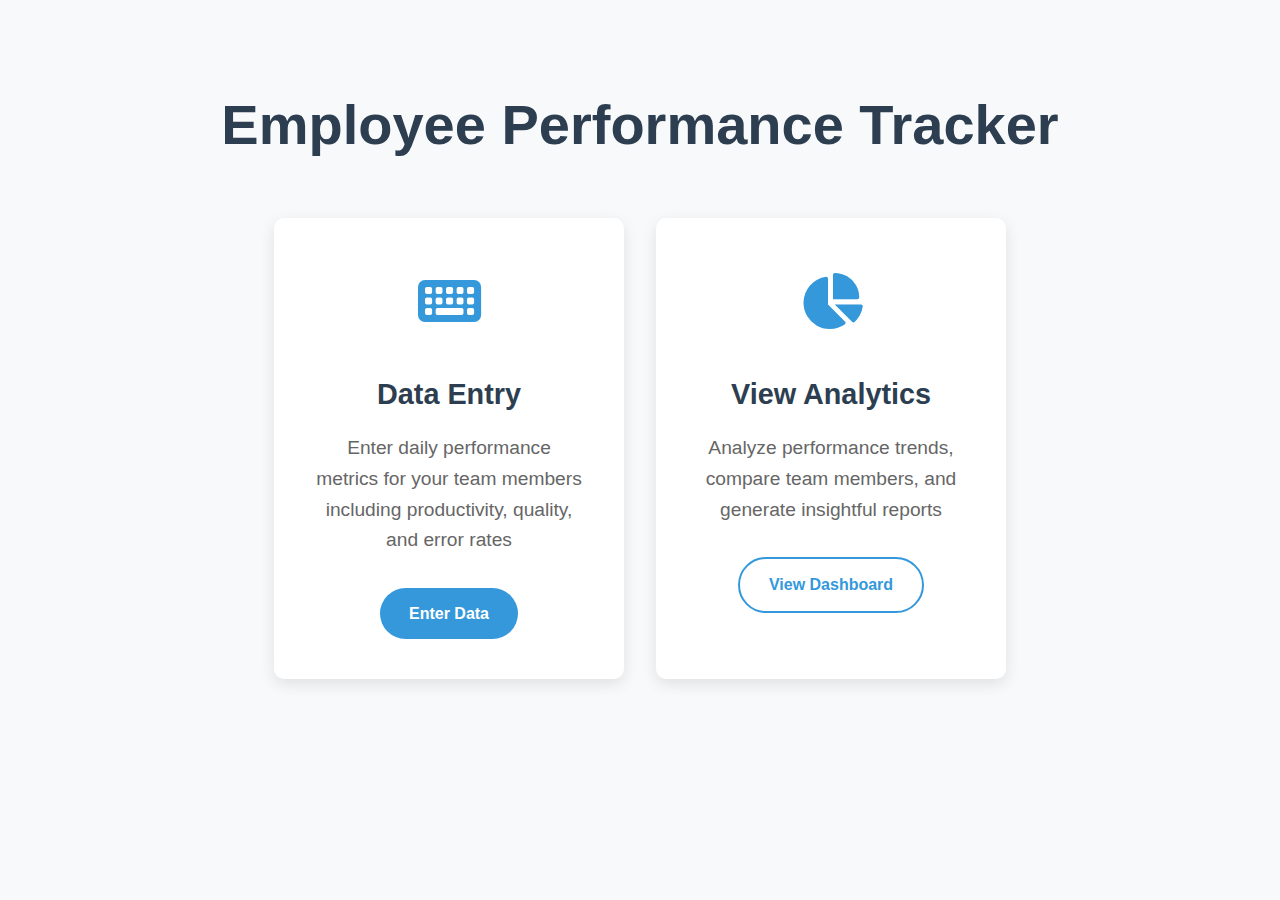
<file: index.html>
<!DOCTYPE html>
<html lang="en">

<head>
    <meta charset="UTF-8">
    <meta name="viewport" content="width=device-width, initial-scale=1.0">
    <title>PerformanceTrack | Employee Performance Tool</title>
    <link rel="stylesheet" href="https://cdnjs.cloudflare.com/ajax/libs/font-awesome/6.4.0/css/all.min.css">
    <style>
        :root {
            --primary: #3498db;
            --secondary: #2980b9;
            --dark: #2c3e50;
            --light: #ecf0f1;
            --success: #2ecc71;
            --danger: #e74c3c;
        }

        * {
            margin: 0;
            padding: 0;
            box-sizing: border-box;
            font-family: 'Segoe UI', Tahoma, Geneva, Verdana, sans-serif;
        }

        body {
            background-color: #f8f9fa;
            color: #333;
            line-height: 1.6;
        }

        header {
            background: linear-gradient(135deg, var(--primary), var(--secondary));
            color: white;
            padding: 1rem 0;
            box-shadow: 0 4px 12px rgba(0, 0, 0, 0.1);
        }

        .container {
            max-width: 1200px;
            margin: 0 auto;
            padding: 0 20px;
        }

        nav {
            display: flex;
            justify-content: space-between;
            align-items: center;
            padding: 1rem 0;
        }

        .logo {
            font-size: 1.8rem;
            font-weight: 700;
            display: flex;
            align-items: center;
        }

        .logo i {
            margin-right: 10px;
        }

        .hero {
            padding: 5rem 0;
            text-align: center;
        }

        .hero h1 {
            font-size: 3.5rem;
            margin-bottom: 1.5rem;
            color: var(--dark);
        }

        .hero p {
            font-size: 1.2rem;
            max-width: 700px;
            margin: 0 auto 2rem;
            color: #555;
        }

        .entry-options {
            display: flex;
            justify-content: center;
            gap: 2rem;
            margin-top: 3rem;
            flex-wrap: wrap;
        }

        .entry-card {
            background: white;
            border-radius: 10px;
            padding: 2.5rem;
            width: 350px;
            box-shadow: 0 5px 15px rgba(0, 0, 0, 0.1);
            transition: all 0.3s;
            text-align: center;
        }

        .entry-card:hover {
            transform: translateY(-10px);
            box-shadow: 0 15px 30px rgba(0, 0, 0, 0.2);
        }

        .entry-icon {
            font-size: 3.5rem;
            color: var(--primary);
            margin-bottom: 1.5rem;
        }

        .entry-card h2 {
            font-size: 1.8rem;
            margin-bottom: 1rem;
            color: var(--dark);
        }

        .entry-card p {
            color: #666;
            margin-bottom: 2rem;
        }

        .btn {
            display: inline-block;
            padding: 0.8rem 1.8rem;
            border-radius: 30px;
            font-weight: 600;
            text-decoration: none;
            transition: all 0.3s;
        }

        .btn-primary {
            background: var(--primary);
            color: white;
        }

        .btn-primary:hover {
            background: var(--secondary);
            transform: translateY(-3px);
            box-shadow: 0 10px 20px rgba(0, 0, 0, 0.1);
        }

        .btn-outline {
            background: transparent;
            color: var(--primary);
            border: 2px solid var(--primary);
        }

        .btn-outline:hover {
            background: var(--primary);
            color: white;
        }

        .features {
            padding: 5rem 0;
            background: white;
        }

        .section-title {
            text-align: center;
            margin-bottom: 3rem;
        }

        .section-title h2 {
            font-size: 2.5rem;
            color: var(--dark);
            margin-bottom: 1rem;
        }

        .section-title p {
            color: #777;
            max-width: 700px;
            margin: 0 auto;
        }

        footer {
            background: var(--dark);
            color: white;
            padding: 2rem 0;
            text-align: center;
        }

        .footer-links {
            display: flex;
            justify-content: center;
            gap: 2rem;
            margin-bottom: 1.5rem;
        }

        .footer-links a {
            color: white;
            text-decoration: none;
        }

        .footer-links a:hover {
            text-decoration: underline;
        }

        .copyright {
            color: #bbb;
            font-size: 0.9rem;
        }

        @media (max-width: 768px) {
            .hero h1 {
                font-size: 2.5rem;
            }

            .hero p {
                font-size: 1rem;
            }

            .entry-options {
                flex-direction: column;
                align-items: center;
            }

            .entry-card {
                width: 100%;
                max-width: 350px;
            }
        }
    </style>
</head>

<body>
    <!-- <header>
        <div class="container">
            <nav>
                <div class="logo">
                    <i class="fas fa-chart-line"></i>
                    <span>PerformanceTrack</span>
                </div>
            </nav>
        </div>
    </header> -->

    <section class="hero">
        <div class="container">
            <h1>Employee Performance Tracker</h1>
            <!-- <p>Streamline your team's performance tracking with our easy-to-use tools for data entry and analytics</p> -->

            <div class="entry-options">
                <div class="entry-card">
                    <div class="entry-icon">
                        <i class="fas fa-keyboard"></i>
                    </div>
                    <h2>Data Entry</h2>
                    <p>Enter daily performance metrics for your team members including productivity, quality, and error
                        rates</p>
                    <a href="data-entry.html" class="btn btn-primary">Enter Data</a>
                </div>

                <div class="entry-card">
                    <div class="entry-icon">
                        <i class="fas fa-chart-pie"></i>
                    </div>
                    <h2>View Analytics</h2>
                    <p>Analyze performance trends, compare team members, and generate insightful reports</p>
                    <a href="dashboard.html" class="btn btn-outline">View Dashboard</a>
                </div>
            </div>
        </div>
    </section>

    <!-- <section class="features">
        <div class="container">
            <div class="section-title">
                <h2>Why Use PerformanceTrack?</h2>
                <p>Our tool helps managers and HR professionals make data-driven decisions about team performance</p>
            </div>

            <div class="entry-options">
                <div class="entry-card">
                    <div class="entry-icon">
                        <i class="fas fa-stopwatch"></i>
                    </div>
                    <h2>Time Saving</h2>
                    <p>Reduce manual tracking and automatic calculations save hours each week</p>
                </div>

                <div class="entry-card">
                    <div class="entry-icon">
                        <i class="fas fa-bullseye"></i>
                    </div>
                    <h2>Accurate Insights</h2>
                    <p>Our algorithms provide precise performance metrics and identify areas for improvement</p>
                </div>

                <div class="entry-card">
                    <div class="entry-icon">
                        <i class="fas fa-mobile-alt"></i>
                    </div>
                    <h2>Access Anywhere</h2>
                    <p>Works on all devices - desktop, tablet, and mobile for on-the-go tracking</p>
                </div>
            </div>
        </div>
    </section> -->

    <!-- <footer>
        <div class="container">
            <div class="footer-links">
                <a href="#">Privacy Policy</a>
                <a href="#">Terms of Service</a>
                <a href="#">Contact Us</a>
            </div>
            <p class="copyright">© 2023 PerformanceTrack. All rights reserved.</p>
        </div>
    </footer> -->
</body>

</html>
</file>
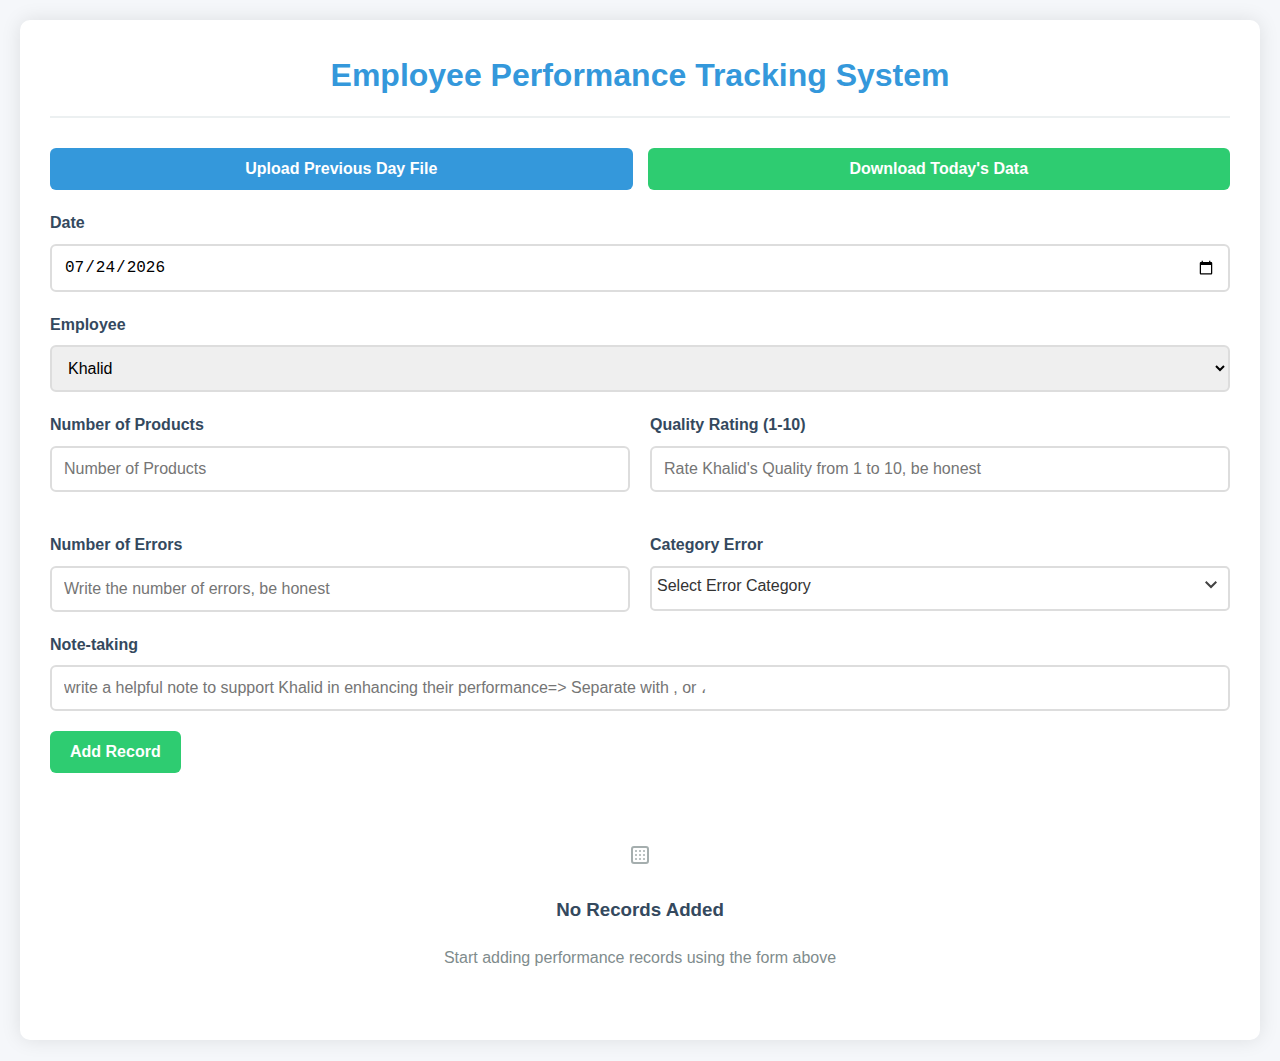
<file: data-entry.html>
<!DOCTYPE html>
<html lang="en" dir="ltr">

<head>
    <meta charset="UTF-8">
    <meta name="viewport" content="width=device-width, initial-scale=1.0">
    <link rel="stylesheet" type="text/css" href="./css/data-entry.css" />
    <title>Employee Performance Tracking System</title>
</head>

<body>
    <div class="container">
        <div>
            <h1>Employee Performance Tracking System</h1>

            <div class="flex-row">
                <button class="btn-primary" onclick="document.getElementById('fileInput').click()">
                    <span>Upload Previous Day File</span>
                </button>
                <input type="file" id="fileInput" accept=".json" onchange="handleFileUpload(this.files)" />
                <button class="btn-success" onclick="downloadJSON()">
                    <span>Download Today's Data</span>
                </button>
            </div>

            <div class="form-group">
                <label>Date</label>
                <input type="date" id="date" />
            </div>

            <div class="form-group">
                <label>Employee</label>
                <select id="member">
                    <option value="Khalid">Khalid</option>
                    <option value="Sherif">Sherif</option>
                    <option value="Gohary">Gohary</option>
                    <option value="Lamees">Lamees</option>
                    <option value="Shreen">Shreen</option>
                </select>
            </div>

            <div>
                <div class="grid col-2 gap-20">
                    <div class="form-group">
                        <label>Number of Products</label>
                        <input type="number" id="products" min="0" placeholder="Number of Products" />
                    </div>
                    <div class="form-group">
                        <label>Quality Rating (1-10)</label>
                        <input type="number" id="quality" min="1" max="10"
                            placeholder="Rate Khalid's Quality from 1 to 10, be honest " />
                    </div>
                    <div class="form-group">
                        <label>Number of Errors</label>
                        <input type="number" id="errors" min="0" placeholder="Write the number of errors, be honest" />
                    </div>
                    <!-- <div class="form-group">
                                    
                                    <label>Add Notes</label>
                                    <div>
                                        <label class="switch">
                                            <input type="checkbox">
                                            <span class="slider"></span>
                                        </label>
                                    </div>
                                </div> -->
                    <div class="form-group checkbox-parent error-category-parent" id="errorCategory">
                        <label>Category Error</label>
                        <span class="error-category">
                            <span>Select Error Category</span>
                            <span>
                                <svg xmlns="http://www.w3.org/2000/svg" height="24px" viewBox="0 -960 960 960"
                                    width="24px" fill="#434343">
                                    <path d="M480-344 240-584l56-56 184 184 184-184 56 56-240 240Z" />
                                </svg>
                            </span>
                        </span>
                        <!-- 
                        
                        <select id="errorCategory">
                            <option value="null">Chose Error Type</option>
                            <option value="category">Category</option>
                            <option value="brand">Brand</option>
                            <option value="models">Models</option>
                            <option value="spaces">Spaces</option>
                            <option value="tool-problim">Tool Problim</option>
                            <option value="spelling-errors">Spelling errors</option>
                            <option value="Incomplete-data">Incomplete data</option>
                        </select>
                        -->

                        <div class="error-options" id="errorOptions">
                            <div style="display: flex; justify-content: flex-start; gap: 10px;" class="checkbox-option">
                                <input type="checkbox" id="vehicle1" name="errors-type" value="Category"
                                    style="width: auto;">
                                <label for="vehicle1">Category</label>
                            </div>
                            <div style="display: flex; justify-content: flex-start; gap: 10px;" class="checkbox-option">
                                <input type="checkbox" id="vehicle2" name="errors-type" value="Brand"
                                    style="width: auto;">
                                <label for="vehicle2">Brand</label>
                            </div>
                            <div style="display: flex; justify-content: flex-start; gap: 10px;" class="checkbox-option">
                                <input type="checkbox" id="vehicle3" name="errors-type" value="Models"
                                    style="width: auto;">
                                <label for="vehicle3">Models</label>
                            </div>
                            <div style="display: flex; justify-content: flex-start; gap: 10px;" class="checkbox-option">
                                <input type="checkbox" id="vehicle4" name="errors-type" value="Spaces"
                                    style="width: auto;">
                                <label for="vehicle4">Spaces</label>
                            </div>
                            <div style="display: flex; justify-content: flex-start; gap: 10px;" class="checkbox-option">
                                <input type="checkbox" id="vehicle5" name="errors-type" value="Tool problem"
                                    style="width: auto;">
                                <label for="vehicle5">Tool Problem</label>
                            </div>
                            <div style="display: flex; justify-content: flex-start; gap: 10px;" class="checkbox-option">
                                <input type="checkbox" id="vehicle6" name="errors-type" value="spelling errors"
                                    style="width: auto;">
                                <label for="vehicle6">Spelling errors</label>
                            </div>
                            <div style="display: flex; justify-content: flex-start; gap: 10px;" class="checkbox-option">
                                <input type="checkbox" id="vehicle7" name="errors-type" value="Incomplete data"
                                    style="width: auto;">
                                <label for="vehicle7">Incomplete data</label>
                            </div>
                            <div style="display: flex; justify-content: flex-start; gap: 10px;" class="checkbox-option">
                                <input type="checkbox" id="vehicle8" name="errors-type"
                                    value="The tool has not been used" style="width: auto;">
                                <label for="vehicle8">The tool has not been used</label>
                            </div>
                        </div>
                    </div>

                </div>
                <div class="form-group">
                    <label>Note-taking</label>
                    <input type="text" id="note"
                        placeholder="write a helpful note to support Khalid in enhancing their performance=> Separate with , or ،" />
                </div>
            </div>

            <button class="btn-success" id="addButton" onclick="addRecord()">
                <span>Add Record</span>
            </button>
        </div>

        <div class="records-container" id="output">
            <div class="empty-state">
                <img src="[data-uri]"
                    alt="No data">
                <h3>No Records Added</h3>
                <p>Start adding performance records using the form above</p>
            </div>
        </div>
    </div>

    <div class="overlay" id="overlay-deletion">
        <div class="overlay-content">
            <h2>Confirm Deletion</h2>
            <p>Are you sure you want to delete this record?</p>
            <button class="btn-danger" id="confirmDelete">Delete</button>
            <button class="btn-secondary" id="cancelDelete">Cancel</button>
        </div>
    </div>
    <div class="overlay" id="overlay-edit">
        <div class="overlay-content">
            <h2>Confirm Edit</h2>
            <p>Are you sure you want to Edit this record?</p>
            <button class="btn-warning" id="confirmEdit">Edit</button>
            <button class="btn-secondary" id="cancelEdit">Cancel</button>
        </div>
    </div>
    <div class="overlay" id="overlay-upload">
        <div class="overlay-content">
            <h2>Confirm Upload</h2>
            <p>Are you sure you want to upload this file?</p>
            <button class="btn-warning" id="confirmUpload">Upload</button>
            <button class="btn-secondary" id="cancelUpload">Cancel</button>
        </div>
    </div>
    <div class="overlay" id="overlay-download">
        <div class="overlay-content">
            <h2>Confirm Download</h2>
            <p>Are you sure you want to download this file?</p>
            <button class="btn-success" id="confirmDownload">Download</button>
            <button class="btn-secondary" id="cancelDownload">Cancel</button>
        </div>
    </div>


    <script src="./js/data-entry.js"></script>
</body>

</html>
</file>
<file: css/data-entry.css>
:root {
  --primary-color: #3498db;
  --secondary-color: #2980b9;
  --success-color: #2ecc71;
  --danger-color: #e74c3c;
  --warning-color: #f39c12;
  --light-color: #ecf0f1;
  --dark-color: #34495e;
}

* {
  box-sizing: border-box;
  margin: 0;
  padding: 0;
}

body {
  font-family: "Segoe UI", Tahoma, Geneva, Verdana, sans-serif;
  background-color: #f5f7fa;
  color: #333;
  line-height: 1.6;
  padding: 20px;
}

.container {
  max-width: 1240px;
  margin: 0 auto;
  background: white;
  border-radius: 10px;
  box-shadow: 0 0 20px rgba(0, 0, 0, 0.1);
  padding: 30px;
}

h1,
h2,
h3 {
  color: var(--dark-color);
  margin-bottom: 20px;
}

h1 {
  text-align: center;
  color: var(--primary-color);
  padding-bottom: 15px;
  border-bottom: 2px solid var(--light-color);
  margin-bottom: 30px;
}

.flex-row {
  display: flex;
  gap: 15px;
  margin-bottom: 20px;
}

.flex-row > * {
  flex: 1;
}

.form-group {
  margin-bottom: 20px;
}

label {
  display: block;
  margin-bottom: 8px;
  font-weight: 600;
  color: var(--dark-color);
}

input,
select {
  width: 100%;
  padding: 12px;
  border: 2px solid #ddd;
  border-radius: 6px;
  font-size: 16px;
  transition: border 0.3s;
}

input:focus,
select:focus {
  border-color: var(--primary-color);
  outline: none;
}

button {
  padding: 12px 20px;
  border: none;
  border-radius: 6px;
  font-size: 16px;
  font-weight: 600;
  cursor: pointer;
  transition: all 0.3s;
  display: inline-flex;
  align-items: center;
  justify-content: center;
  gap: 8px;
}

button:hover {
  transform: translateY(-2px);
  box-shadow: 0 4px 8px rgba(0, 0, 0, 0.1);
}

.btn-primary {
  background-color: var(--primary-color);
  color: white;
}

.btn-primary:hover {
  background-color: var(--secondary-color);
}

.btn-success {
  background-color: var(--success-color);
  color: white;
}

.btn-success:hover {
  background-color: #27ae60;
}

.btn-danger {
  background-color: var(--danger-color);
  color: white;
}

.btn-danger:hover {
  background-color: #c0392b;
}

.btn-warning {
  background-color: var(--warning-color);
  color: white;
}

.btn-warning:hover {
  background-color: #e67e22;
}

.records-container {
  margin-top: 30px;
}

.day-records {
  background: white;
  border-radius: 8px;
  box-shadow: 0 2px 10px rgba(0, 0, 0, 0.05);
  margin-bottom: 25px;
  overflow: hidden;
}

.day-header {
  background-color: var(--primary-color);
  color: white;
  padding: 15px 20px;
  font-size: 18px;
  font-weight: 600;
  display: flex;
  justify-content: space-between;
  align-items: center;
}

.record {
  padding: 15px 18px;
  border-bottom: 1px solid #eee;
  position: relative;
  transition: background 0.2s;
}

.record:hover {
  background-color: #f8f9fa;
}

.record:last-child {
  border-bottom: none;
}

.record-info {
  display: grid;
  grid-template-columns: repeat(auto-fill, minmax(150px, 1fr));
  gap: 15px;
}

.record-info div {
  display: flex;
  flex-direction: column;
}

.record-info span:first-child {
  font-weight: 600;
  color: var(--dark-color);
  margin-bottom: 5px;
}

.record-actions {
  position: absolute;
  right: 1px;
  top: 50%;
  display: flex;
  gap: 10px;
  transform: translatey(-50%);
}

.editing {
  background-color: #fff9e6;
  border-left: 4px solid var(--warning-color);
}

#fileInput {
  display: none;
}

.empty-state {
  text-align: center;
  padding: 40px 20px;
  color: #7f8c8d;
}

.empty-state img {
  max-width: 200px;
  margin-bottom: 20px;
  opacity: 0.7;
}

@media (max-width: 768px) {
  .flex-row {
    flex-direction: column;
  }

  .record-info {
    grid-template-columns: 1fr;
  }

  .record-actions {
    position: static;
    margin-top: 15px;
    justify-content: flex-end;
  }
}

.grid {
  display: grid;
}
.col-2 {
  grid-template-columns: repeat(2, 1fr);
}
.gap-20 {
  gap: 20px;
}

/* add note to data entry clerk  */

.switch {
  position: relative;
  display: inline-block;
  width: 60px;
  height: 34px;
}

/* Hide the default checkbox */
.switch input {
  opacity: 0;
  width: 0;
  height: 0;
}

/* Styling for the slider (the switch) */
.slider {
  position: absolute;
  cursor: pointer;
  top: 0;
  left: 0;
  right: 0;
  bottom: 0;
  background-color: #ccc;
  transition: 0.4s;
  border-radius: 50px;
}

/* The circle inside the switch */
.slider:before {
  content: "";
  position: absolute;
  height: 26px;
  width: 26px;
  border-radius: 50px;
  left: 4px;
  bottom: 4px;
  background-color: white;
  transition: 0.4s;
}

/* When the checkbox is checked, change the slider's background and the circle's position */
input:checked + .slider {
  background-color: #4caf50;
}

input:checked + .slider:before {
  transform: translateX(26px);
}

.overlay {
  position: fixed;
  top: 0;
  left: 0;
  width: 100%;
  height: 100%;
  background-color: rgba(0, 0, 0, 0.5);
  display: none;
  justify-content: center;
  align-items: center;
  z-index: 1000;
}
.overlay.active {
  display: flex;
}
.overlay-content {
  background-color: white;
  padding: 20px;
  border-radius: 10px;
  width: 80%;
  max-width: 500px;
  text-align: center;
}
.overlay-content h2 {
  margin-bottom: 20px;
}
.overlay-content p {
  margin-bottom: 20px;
}
.overlay-content button {
  background-color: var(--primary-color);
  color: white;
  padding: 10px 20px;
  border: none;
  border-radius: 5px;
  cursor: pointer;
}
.overlay-content .btn-danger {
  background-color: var(--danger-color);
  color: white;
}
.overlay-content .btn-secondary {
  background-color: var(--secondary-color);
}
.overlay-content .btn-warning {
  background-color: var(--warning-color);
}
.overlay-content .btn-success {
  background-color: var(--success-color);
}
.overlay-content button:hover {
  background-color: var(--secondary-color);
}
.overlay-content .close-btn {
  background-color: var(--danger-color);
}
.overlay-content .close-btn:hover {
  background-color: #c0392b;
}

/* customize the select input */
.checkbox-parent {
  position: relative;
}
.error-options {
  display: none;
  position: absolute;
  top: 100%;
  left: 0;
  width: 100%;
  background: #eee;
  z-index: 5;
  padding: 0 15px;
  border-radius: 5px;
}
.error-category {
  display: flex;
  justify-content: space-between;
  width: 100%;
  padding: 5px;
  border: 2px solid #ddd;
  border-radius: 5px;
  font-size: 16px;
  transition: border 0.3s;
  -webkit-border-radius: 5px;
  -moz-border-radius: 5px;
  -ms-border-radius: 5px;
  -o-border-radius: 5px;
}
.d-block {
  display: block;
}

.checkbox-option {
  display: flex;
  align-items: center;
  gap: 10px;
  padding: 8px 12px;
  border-radius: 8px;
  background-color: #f9f9f9;
  transition: background-color 0.3s ease;
  cursor: pointer;
  margin-bottom: 5px;
}

.checkbox-option:hover {
  background-color: #f0f0f0;
}

.checkbox-option input[type="checkbox"] {
  width: 16px;
  height: 16px;
  cursor: pointer;
}

.checkbox-option label {
  cursor: pointer;
  font-size: 14px;
  color: #333;
  margin-bottom: 0;
}
</file>
